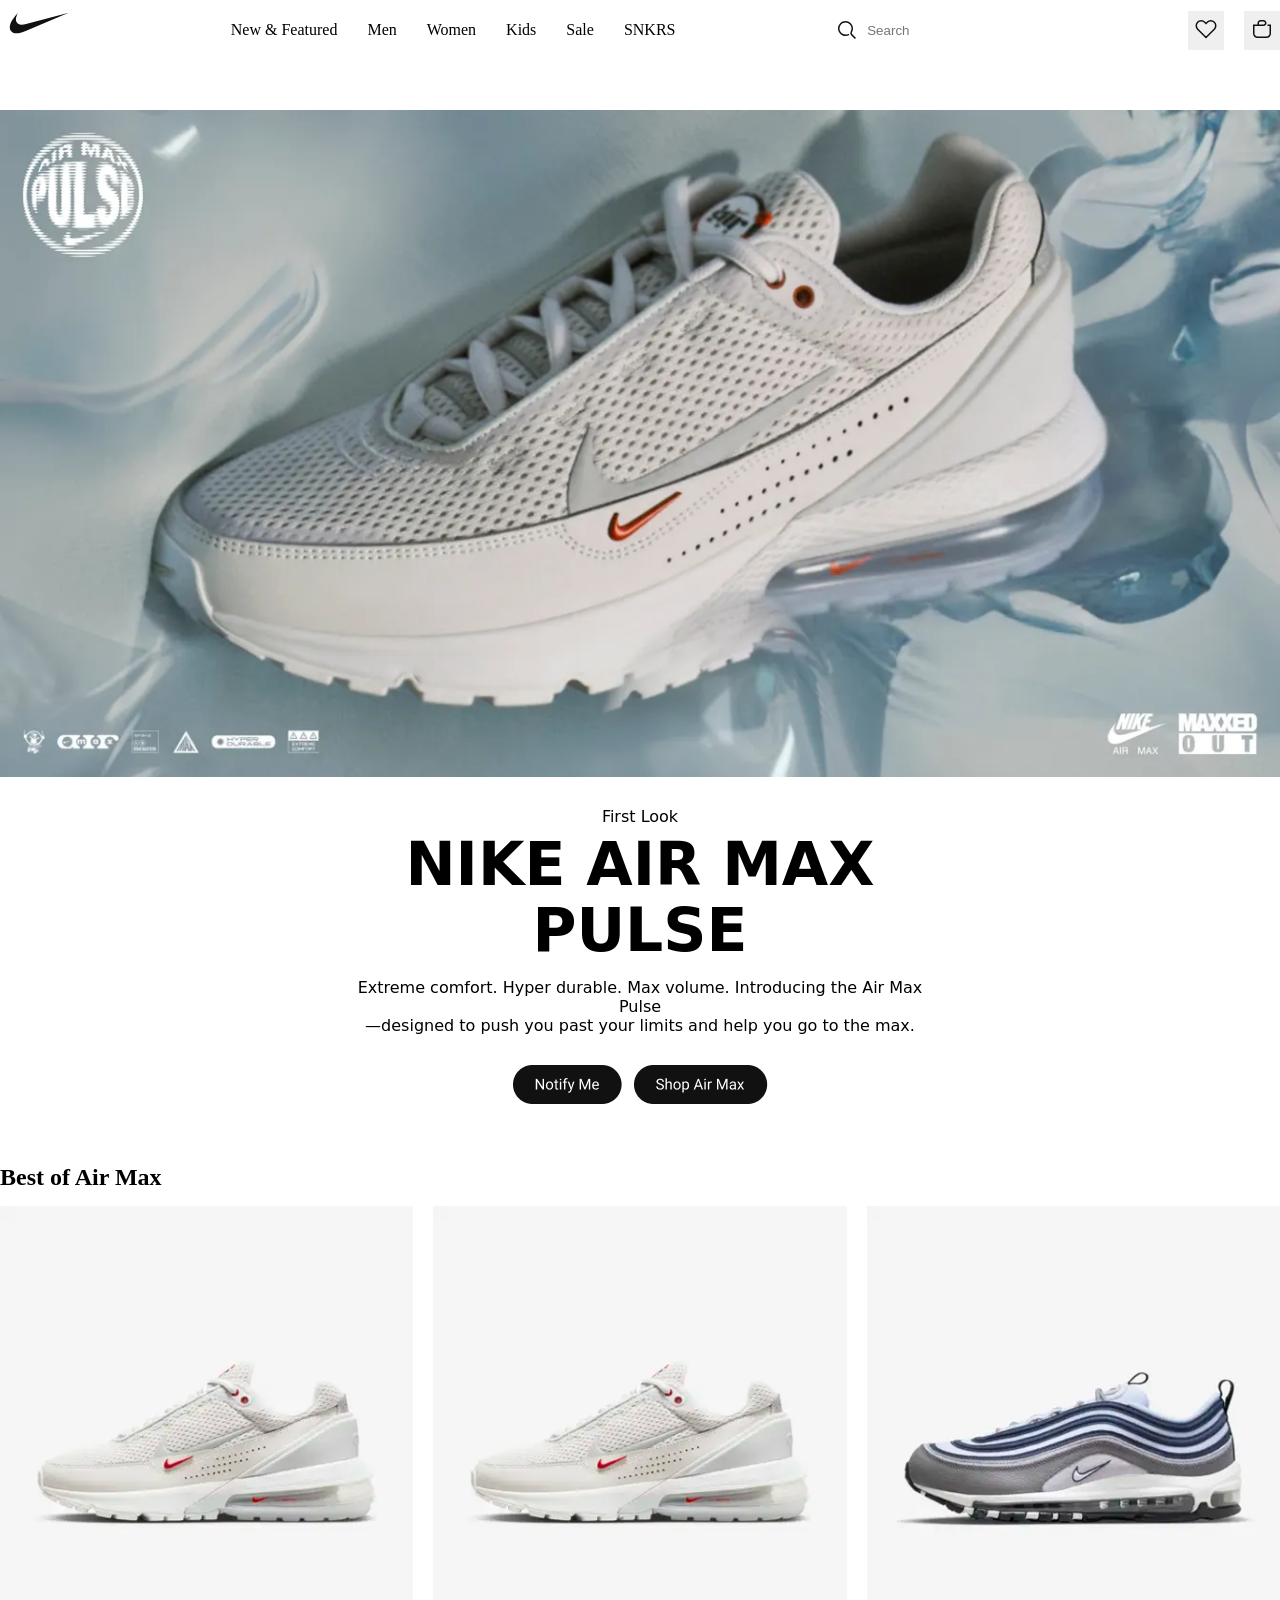
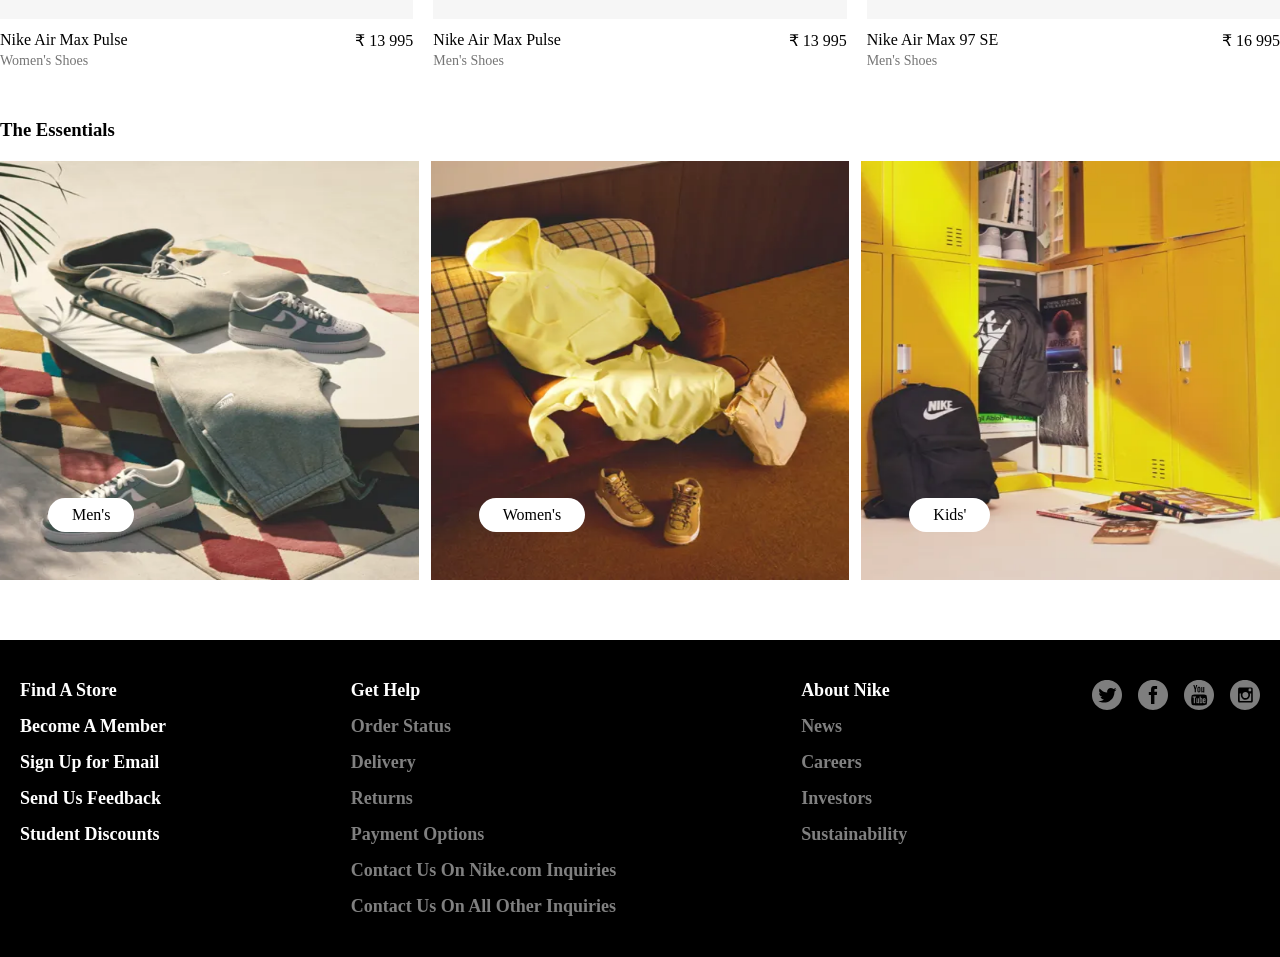
<file: newF.html>
<!DOCTYPE html>
<html lang="en">

<head>
    <meta charset="UTF-8">
    <meta name="viewport" content="width=device-width, initial-scale=1.0">
    <title>Document</title>
    <link rel="stylesheet" href="style.css">
</head>

<body>
    <div class="container">
        <header>
    <div class="Logo-Nike">
        <a href="index.html"><img src="Img/Logo.svg" alt=""></a>
    </div>

    <input type="checkbox" id="burger-toggle" class="Burger-Checkbox">

    <div class="Links-IN-Header">
        <a href="newF.html">New & Featured</a>
        <a href="#">Men</a>
        <a href="#">Women</a>
        <a href="#">Kids</a>
        <a href="sale.html">Sale</a>
        <a href="#">SNKRS</a>
    </div>

    <div class="Search-Likes">
        <img src="Img/Loopa.svg" alt="">
        <input type="text" placeholder="Search">
    </div>

    <div class="User-Icons">
        <button class="Heart"><img src="Img/Heart.svg" alt=""></button>
        <button class="Korzina"><img src="Img/Korzina.svg" alt=""></button>
    </div>

    <label for="burger-toggle" class="Burger-Menu">
        <img src="Img/menu.svg" alt="Menu">
    </label>
</header>



        <div class="StartOf-newF">
            <div class="MainImg">
                <img src="Img/BigBoot.png" alt="">
            </div>
            <div class="first-Look">
                <p>First Look</p>
                <p class="NikeAirMax"><b>Nike Air Max Pulse</b></p>
                <p>Extreme comfort. Hyper durable. Max volume. Introducing the Air Max Pulse <br>
                    —designed to push you past your limits and help you go to the max.</p>
            </div>
            <div class="Buttons">
                <button><img src="Img/NotifyMe.png" alt=""></button>
                <button><img src="Img/ShopAirMax.png" alt=""></button>
            </div>

        </div>


        <section class="products-section">
            <h2 class="section-title">Best of Air Max</h2>

            <div class="products-grid">
                <!-- Карточка 1 -->
                <article class="product-card">
                    <figure class="product-image">
                        <img src="Img/AirPulse.png" alt="Nike Air Max Pulse">
                    </figure>
                    <div class="product-info">
                        <div class="product-meta">
                            <h3 class="product-name">Nike Air Max Pulse</h3>
                            <p class="product-category">Women's Shoes</p>
                        </div>
                        <p class="product-price">₹ 13 995</p>
                    </div>
                </article>

                <!-- Карточка 2 -->
                <article class="product-card">
                    <figure class="product-image">
                        <img src="Img/AirPulse.png" alt="Nike Air Max Pulse">
                    </figure>
                    <div class="product-info">
                        <div class="product-meta">
                            <h3 class="product-name">Nike Air Max Pulse</h3>
                            <p class="product-category">Men's Shoes</p>
                        </div>
                        <p class="product-price">₹ 13 995</p>
                    </div>
                </article>

                <!-- Карточка 3 -->
                <article class="product-card">
                    <figure class="product-image">
                        <img src="Img/Air97.png" alt="Nike Air Max 97 SE">
                    </figure>
                    <div class="product-info">
                        <div class="product-meta">
                            <h3 class="product-name">Nike Air Max 97 SE</h3>
                            <p class="product-category">Men's Shoes</p>
                        </div>
                        <p class="product-price">₹ 16 995</p>
                    </div>
                </article>
            </div>
        </section>

        <section class="essentials-section">

            <h3 class="The-ess">The Essentials</h3>

            <div class="essentials-grid">
                <!-- Карточка 1: Мужское -->
                <div class="essential-card">
                    <img src="Img/MenImg.png" alt="Men's Essentials" class="card-img">
                    <a href="#" class="card-btn">Men's</a>
                </div>

                <!-- Карточка 2: Женское -->
                <div class="essential-card">
                    <img src="Img/Women.png" alt="Women's Essentials" class="card-img">
                    <a href="#" class="card-btn">Women's</a>
                </div>

                <!-- Карточка 3: Детское -->
                <div class="essential-card">
                    <img src="Img/Kids.png" alt="Kids' Essentials" class="card-img">
                    <a href="#" class="card-btn">Kids'</a>
                </div>
            </div>
        </section>




    </div>
    <!-- конец контейнера -->

    <footer>
        <div class="Footer-Container">
        <div class="Find-A-Store">
            <a href="#">Find A Store</a>
            <a href="#">Become A Member</a>
            <a href="#">Sign Up for Email</a>
            <a href="#">Send Us Feedback</a>
            <a href="#">Student Discounts</a>
        </div>
        <div class="Get-Help">
            <a href="#" class="Main-Test-IN-Footer">Get Help</a>
            <a href="#">Order Status</a>
            <a href="#">Delivery</a>
            <a href="#">Returns</a>
            <a href="#">Payment Options</a>
            <a href="#">Contact Us On Nike.com Inquiries</a>
            <a href="#">Contact Us On All Other Inquiries</a>
        </div>
        <div class="About-Nike">
            <a href="#" class="Main-Test-IN-Footer">About Nike</a>
            <a href="#">News</a>
            <a href="#">Careers</a>
            <a href="#">Investors</a>
            <a href="#">Sustainability</a>
        </div>
        <div class="Social">
            <img src="Img/Twitter.svg" alt="">
            <img src="Img/Facebook.svg" alt="">
            <img src="Img/YouTube.svg" alt="">
            <img src="Img/Instagram.svg" alt="">
        </div>
        </div>
    </footer>
</body>

</html>
</file>
<file: style.css>
* {
    margin: 0;
    padding: 0;
    box-sizing: border-box;
}

input {
    background: none;
    outline: none;
    border: none;
}

.container {
    max-width: 1440px;
    width: 100%;
    margin: 0 auto;
}

/* HEADER */

.Logo-Nike {
    max-width: 100%;
    height: auto;
}

.Heart {
    border: none;
    cursor: pointer;
    transition: transform 0.2s ease;
}

.Heart:active img {
    animation: bounce 0.7s ease;
}

@keyframes bounce {
    0% { transform: scale(1); }
    50% { transform: scale(1.3); }
    100% { transform: scale(1); }
}

.Korzina {
    border: none;
    cursor: pointer;
}

.Korzina:active img {
    animation: click 1s linear;
}

@keyframes click {
    0% {transform: rotate(0deg);}
    25% {transform: rotate(15deg);}
    50% {transform: rotate(-15deg);}
    75% {transform: rotate(15deg);}
    100% {transform: rotate(0deg);}
}

header {
    display: flex;
    justify-content: space-between;
    align-items: center;
    height: 60px;
    background-color: #fff;
}

.Links-IN-Header {
    display: flex;
    gap: 30px;
}

.Links-IN-Header a {
    font-weight: 300;
    font-size: 16px;
    color: #000;
    text-decoration: none;
}

.Search-Likes {
    display: flex;
    align-items: center;
}

.User-Icons {
    display: flex;
    gap: 20px;
}

.Burger-Checkbox {
    display: none;
}

.Burger-Menu {
    display: none;
    cursor: pointer;
}

.Burger-Menu img {
    width: 24px;
    height: auto;
}

/* FORMS */

.registration-form {
    max-width: 380px;
    width: 100%;
    margin: 60px auto;
    text-align: center;
    /* font-family: 'Helvetica Neue', Helvetica, Arial, sans-serif; */
}

.form-logo {
    width: 50px;
    height: auto;
    margin-bottom: 25px;
}

.registration-form h2 {
    font-size: 26px;
    font-weight: bold;
    line-height: 1.2;
    letter-spacing: 0.5px;
    margin-bottom: 30px;
    color: #000;
}

.form-input {
    width: 100%;
    height: 44px;
    border: 1px solid #E5E5E5;
    border-radius: 3px;
    padding: 0 15px;
    font-size: 14px;
    margin-bottom: 15px;
    transition: border-color 0.2s;
}

.form-input:focus {
    border-color: #000;
}

.form-input::placeholder {
    color: #8D8D8D;
}

.form-options {
    display: flex;
    justify-content: space-between;
    align-items: center;
    margin: 10px 0 25px 0;
}

.custom-checkbox {
    display: inline-flex;
    align-items: center;
    cursor: pointer;
    user-select: none;
}

.custom-checkbox input {
    position: absolute;
    width: 1px;
    height: 1px;
}

.checkbox-box {
    width: 20px;
    height: 20px;
    border: 1px solid #C8C8C8;
    border-radius: 4px;
    display: flex;
    align-items: center;
    justify-content: center;
    transition: background-color 0.2s, border-color 0.2s;
}

.checkbox-box::after {
    content: "";
    width: 4px;
    height: 8px;
    border: solid #000;
    border-width: 0 2px 2px 0;
    transform: rotate(45deg) translate(-1px, -1px);
    display: none;
}

.custom-checkbox input:checked + .checkbox-box::after {
    display: block;
}

.checkbox-text {
    margin-left: 8px;
    font-size: 12px;
    color: #8D8D8D;
}

.forgot-password {
    font-size: 12px;
    color: #C8C8C8;
    text-decoration: none;
}

.form-terms {
    font-size: 12px;
    color: #8D8D8D;
    line-height: 1.5;
    margin-bottom: 30px;
}

.form-terms a {
    color: #8D8D8D;
    text-decoration: underline;
    font-size: 12px;
}

.submit-btn {
    width: 100%;
    height: 40px;
    background-color: #000;
    color: #FFF;
    border: none;
    border-radius: 3px;
    font-size: 15px;
    font-weight: bold;
    cursor: pointer;
    letter-spacing: 0.5px;
    margin-bottom: 20px;
    transition: background-color 0.2s;
}

.submit-btn:hover {
    background-color: #333;
}

.join-us {
    font-size: 12px;
    color: #8D8D8D;
}

.join-us a {
    color: #333;
    text-decoration: underline;
    font-weight: bold;
    font-size: 12px;
}

/* FOOTER */

footer {
    background-color: black;
    margin-top: 60px;
}
footer a{
    color: grey;
}
.Main-Test-IN-Footer{
    color: white;
}
.Find-A-Store a{
    color: white;  
}


.Footer-Container {
    display: flex;
    justify-content: space-between;
    align-items: flex-start;
    width: 100%;
    max-width: 1440px;
    margin: 0 auto;
    padding: 40px 20px;
}

.Find-A-Store,
.Get-Help,
.About-Nike {
    display: flex;
    flex-direction: column;
    gap: 15px;
}


.Social {
    display: flex;
    gap: 16px;
}

.Social img {
    width: 30px;
    height: 30px;
    object-fit: contain;
}

/* MAIN */

.MainImg img {
    display: block;
    width: 100%;
    margin-top: 50px;
    margin-bottom: 30px;
}

.first-Look {
    text-align: center;
    max-width: 600px;
    margin: 0 auto 30px auto;
    font-family: system-ui, -apple-system, sans-serif;
}

.NikeAirMax {
    font-size: 60px;
    font-weight: 800;
    text-transform: uppercase;
    margin-top: 5px;
    margin-bottom: 15px;
    line-height: 1.1;
}

.Buttons {
    display: flex;
    justify-content: center;
    gap: 12px;
    margin-bottom: 60px;
}

.Buttons button {
    background: none;
    border: none;
    padding: 0;
    margin: 0;
    cursor: pointer;
    outline: none;
}

.Buttons button img {
    display: block;
}

.products-grid {
    display: grid;
    grid-template-columns: repeat(3, 1fr);
    gap: 20px;
    margin-top: 15px;
}

.product-card {
    display: flex;
    flex-direction: column;
}

.product-image {
    background-color: #f6f6f6;
    margin: 0;
    display: flex;
    justify-content: center;
    align-items: center;
}

.product-image img {
    max-width: 100%;
    height: auto;
}

.product-info {
    display: flex;
    justify-content: space-between;
    align-items: flex-start;
    padding-top: 12px;
}

.product-name {
    font-size: 16px;
    font-weight: 500;
    margin: 0 0 4px 0;
}

.product-category {
    font-size: 14px;
    color: #757575;
    margin: 0;
}

.product-price {
    font-size: 16px;
    font-weight: 500;
    margin: 0;
}

.essentials-section {
    margin-top: 50px;
}

.essentials-grid {
    margin-top: 20px;
    display: grid;
    grid-template-columns: repeat(3, 1fr);
    gap: 12px;
}

.essential-card {
    position: relative;
    width: 100%;
    overflow: hidden;
}

.card-img {
    width: 100%;
    display: block;
    aspect-ratio: 1 / 1;
}

.card-btn {
    position: absolute;
    bottom: 48px;
    left: 48px;
    background-color: #ffffff;
    color: #000000;
    text-decoration: none;
    padding: 8px 24px;
    border-radius: 30px;
    font-size: 16px;
    font-weight: 500;
    transition: background-color 0.2s ease;
}

.card-btn:hover {
    background-color: #e5e5e5;
}

/* SALE */

.Nav-Sales-container {
    display: flex;
    flex-direction: row;
    justify-content: space-between;
    margin-top: 50px;
}

.Sales {
    margin: 15px;
    display: grid;
    grid-template-columns: repeat(auto-fit, minmax(350px, 1fr));
    gap: 5px;
    /* padding: 20px; */
    width: 100%;
    box-sizing: border-box;
}

.Just-In {
    color: red;
    margin: 5px 0px 5px 0px;
}

.Product-card-Name {
    margin: 5px 0px 5px 0px;
}

.Type-Shoe {
    margin: 5px 0px 5px 0px;
    color: grey;
}

.Colors {
    margin: 5px 0px 10px 0px;
    color: grey;
}

.Cena {
    margin: 0px 0px 50px 0px;
}

.navigation, a {
    all: unset;
    cursor: pointer;
    font-size: 18px;
    font-weight: 600;
}

.navigation {
    display: flex;
    flex-direction: column;
    gap: 10px;
}

 /* ADAPTIVE */

/* TABLET */

@media (min-width: 601px) and (max-width: 1024px) {
    .products-grid {
        grid-template-columns: repeat(2, 1fr);
    }

    .essentials-grid {
        grid-template-columns: repeat(2, 1fr);
    }
    .container{
        max-width: 80%;
    }
    .Search-Likes,
    .User-Icons {
        display: none;
    }

    .Burger-Menu {
        display: block;
    }

    .Links-IN-Header {
        display: flex;
        flex-direction: column;
        gap: 20px;
        position: absolute;
        top: 60px;
        left: 0;
        width: 100%;
        background-color: #fff;
        padding: 20px;
        box-shadow: 0 10px 15px rgba(0,0,0,0.05);
        transform: translateY(-150%);
        opacity: 1;
        transition: transform 0.3s ease, opacity 0.3s ease;
    }
    .Burger-Checkbox:checked ~ .Links-IN-Header {
        transform: translateY(0);
    }
    .Nav-Sales-container{
        flex-direction: column;
        text-align: center;
    }
    .Footer-Container {
        display: grid;
        grid-template-columns: repeat(2, 1fr);
        grid-template-rows: repeat(2, 1fr);
        gap: 15px;
    }
    .Sales{
        grid-template-columns: repeat(2, 1fr);
        grid-template-rows: repeat(2, 1fr);

    }
}

/* MOBILE */

@media (width <= 600px) {
    header {
        padding: 0 20px;
    }

    .Search-Likes,
    .User-Icons {
        display: none;
    }

    .Burger-Menu {
        display: block;
    }

    .Links-IN-Header {
        display: flex;
        flex-direction: column;
        gap: 20px;
        position: absolute;
        top: 60px;
        left: 0;
        width: 100%;
        background-color: #fff;
        padding: 20px;
        box-shadow: 0 10px 15px rgba(0,0,0,0.05);
        transform: translateY(-150%);
        opacity: 1;
        transition: transform 0.3s ease, opacity 0.3s ease;
    }

    .Burger-Checkbox:checked ~ .Links-IN-Header {
        transform: translateY(0);
    }

    .container {
        max-width: 90%;
    }

    .products-section {
        text-align: center;
    }

    .products-grid {
        grid-template-columns: repeat(1, 1fr);
        text-align: start;
    }

    .product-price {
        margin-top: 1%;
    }

    .essentials-section {
        text-align: center;
    }

    .essentials-grid {
        grid-template-columns: repeat(1, 1fr);
    }

    .Nav-Sales-container {
        flex-direction: column;
        text-align: center;
    }

    .Footer-Container {
        display: grid;
        grid-template-columns: repeat(2, 1fr);
        grid-template-rows: repeat(2, 1fr);
        gap: 15px;
    }
}
</file>
